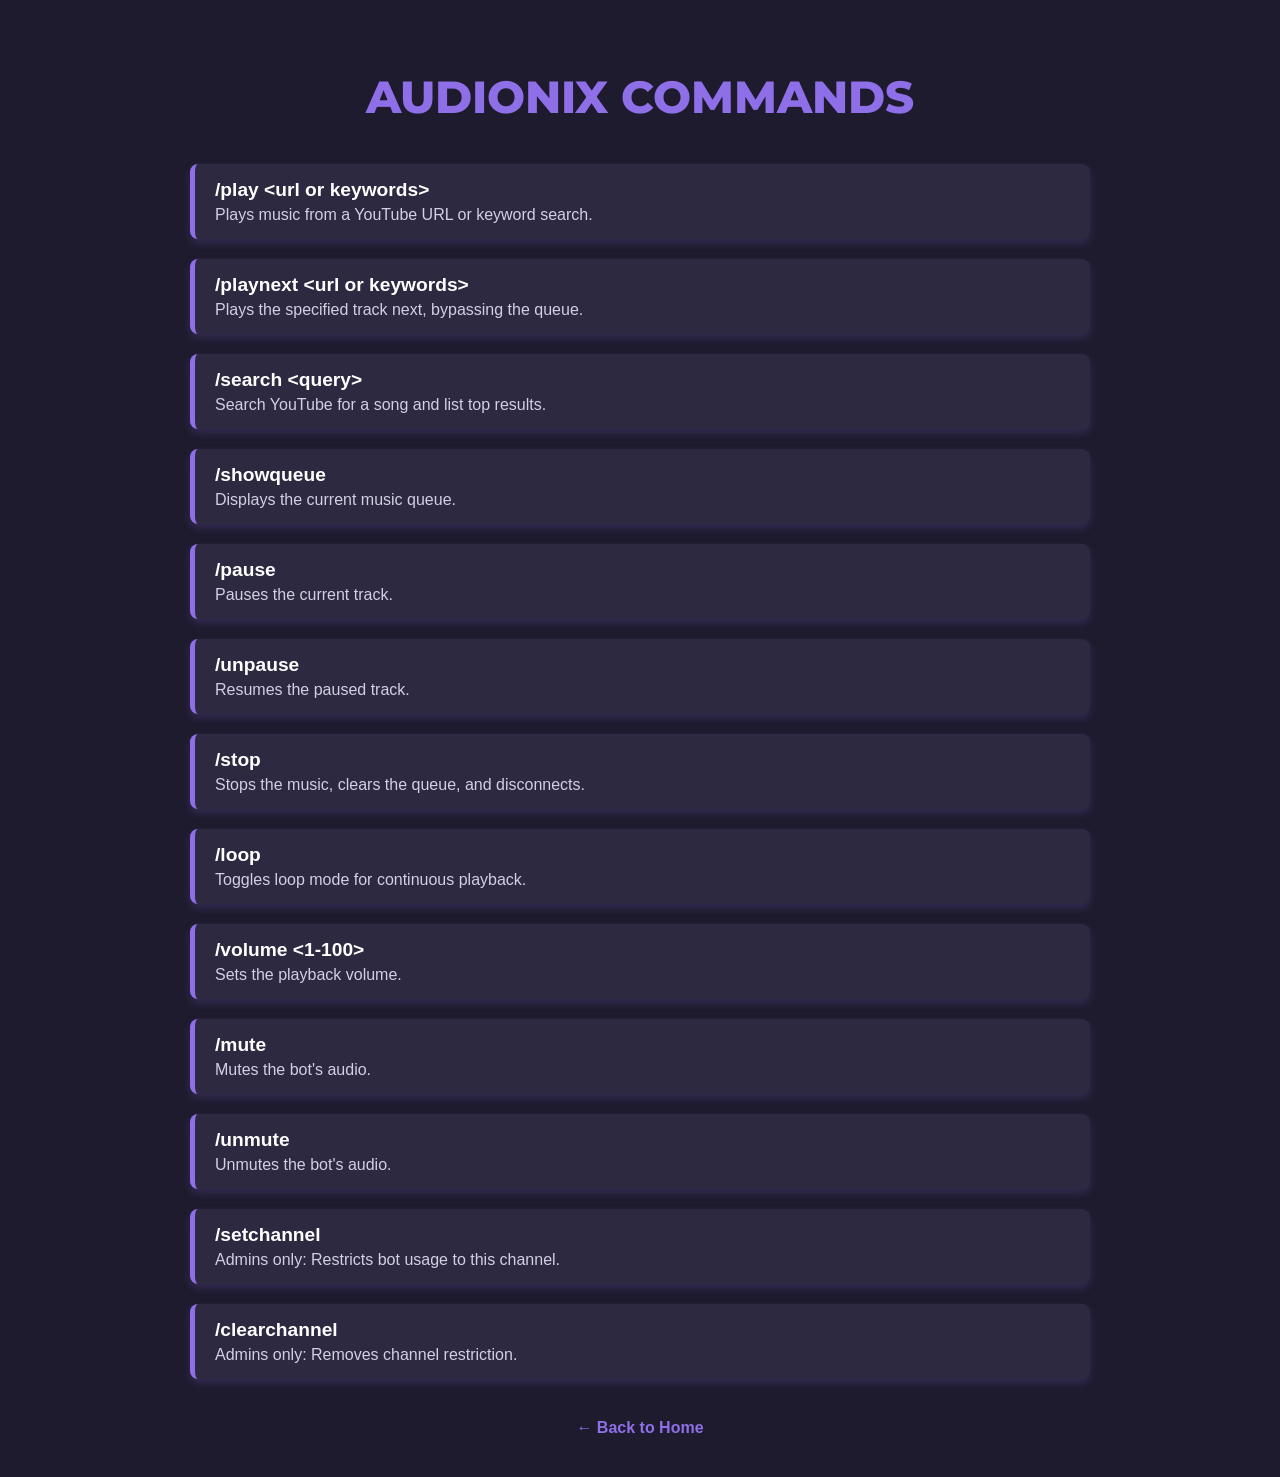
<file: commands.html>
<!DOCTYPE html>
<html lang="en">
<head>
  <meta charset="UTF-8" />
  <meta name="viewport" content="width=device-width, initial-scale=1" />
  <title>Audionix Commands</title>
  <link href="https://fonts.googleapis.com/css2?family=Montserrat:wgth@700;800&display=swap" rel="stylesheet">
  <style>
    body {
      margin: 0;
      font-family: 'Segoe UI', Tahoma, Geneva, Verdana, sans-serif;
      background: #1e1b2e;
      color: #e4e6eb;
    }
    .container {
      max-width: 900px;
      margin: 0 auto;
      padding: 40px 20px;
    }
    h1 {
      font-family: 'Montserrat', sans-serif;
      color: #8e6fe7;
      text-align: center;
      font-size: 2.8rem;
      margin-bottom: 40px;
      text-transform: uppercase;
      font-weight: 800;
    }
    .command {
      background: #2c2940;
      border-left: 5px solid #8e6fe7;
      margin-bottom: 20px;
      padding: 15px 20px;
      border-radius: 8px;
      box-shadow: 0 4px 8px rgba(142, 111, 231, 0.2);
    }
    .command-name {
      font-size: 1.2rem;
      font-weight: 700;
      color: #ffffff;
    }
    .command-description {
      margin-top: 5px;
      color: #d3cfe5;
    }
    a.back-link {
      display: block;
      text-align: center;
      margin-top: 40px;
      color: #8e6fe7;
      text-decoration: none;
      font-weight: bold;
    }
    a.back-link:hover {
      text-decoration: underline;
    }
  </style>
</head>
<body>
  <div class="container">
    <h1>Audionix Commands</h1>
    
<div class="command">
  <div class="command-name">/play &lt;url or keywords&gt;</div>
  <div class="command-description">Plays music from a YouTube URL or keyword search.</div>
</div>
<div class="command">
  <div class="command-name">/playnext &lt;url or keywords&gt;</div>
  <div class="command-description">Plays the specified track next, bypassing the queue.</div>
</div>
<div class="command">
  <div class="command-name">/search &lt;query&gt;</div>
  <div class="command-description">Search YouTube for a song and list top results.</div>
</div>
<div class="command">
  <div class="command-name">/showqueue</div>
  <div class="command-description">Displays the current music queue.</div>
</div>
<div class="command">
  <div class="command-name">/pause</div>
  <div class="command-description">Pauses the current track.</div>
</div>
<div class="command">
  <div class="command-name">/unpause</div>
  <div class="command-description">Resumes the paused track.</div>
</div>
<div class="command">
  <div class="command-name">/stop</div>
  <div class="command-description">Stops the music, clears the queue, and disconnects.</div>
</div>
<div class="command">
  <div class="command-name">/loop</div>
  <div class="command-description">Toggles loop mode for continuous playback.</div>
</div>
<div class="command">
  <div class="command-name">/volume &lt;1-100&gt;</div>
  <div class="command-description">Sets the playback volume.</div>
</div>
<div class="command">
  <div class="command-name">/mute</div>
  <div class="command-description">Mutes the bot's audio.</div>
</div>
<div class="command">
  <div class="command-name">/unmute</div>
  <div class="command-description">Unmutes the bot's audio.</div>
</div>
<div class="command">
  <div class="command-name">/setchannel</div>
  <div class="command-description">Admins only: Restricts bot usage to this channel.</div>
</div>
<div class="command">
  <div class="command-name">/clearchannel</div>
  <div class="command-description">Admins only: Removes channel restriction.</div>
</div>

    <a href="index.html" class="back-link">← Back to Home</a>
  </div>
</body>
</html>
</file>
